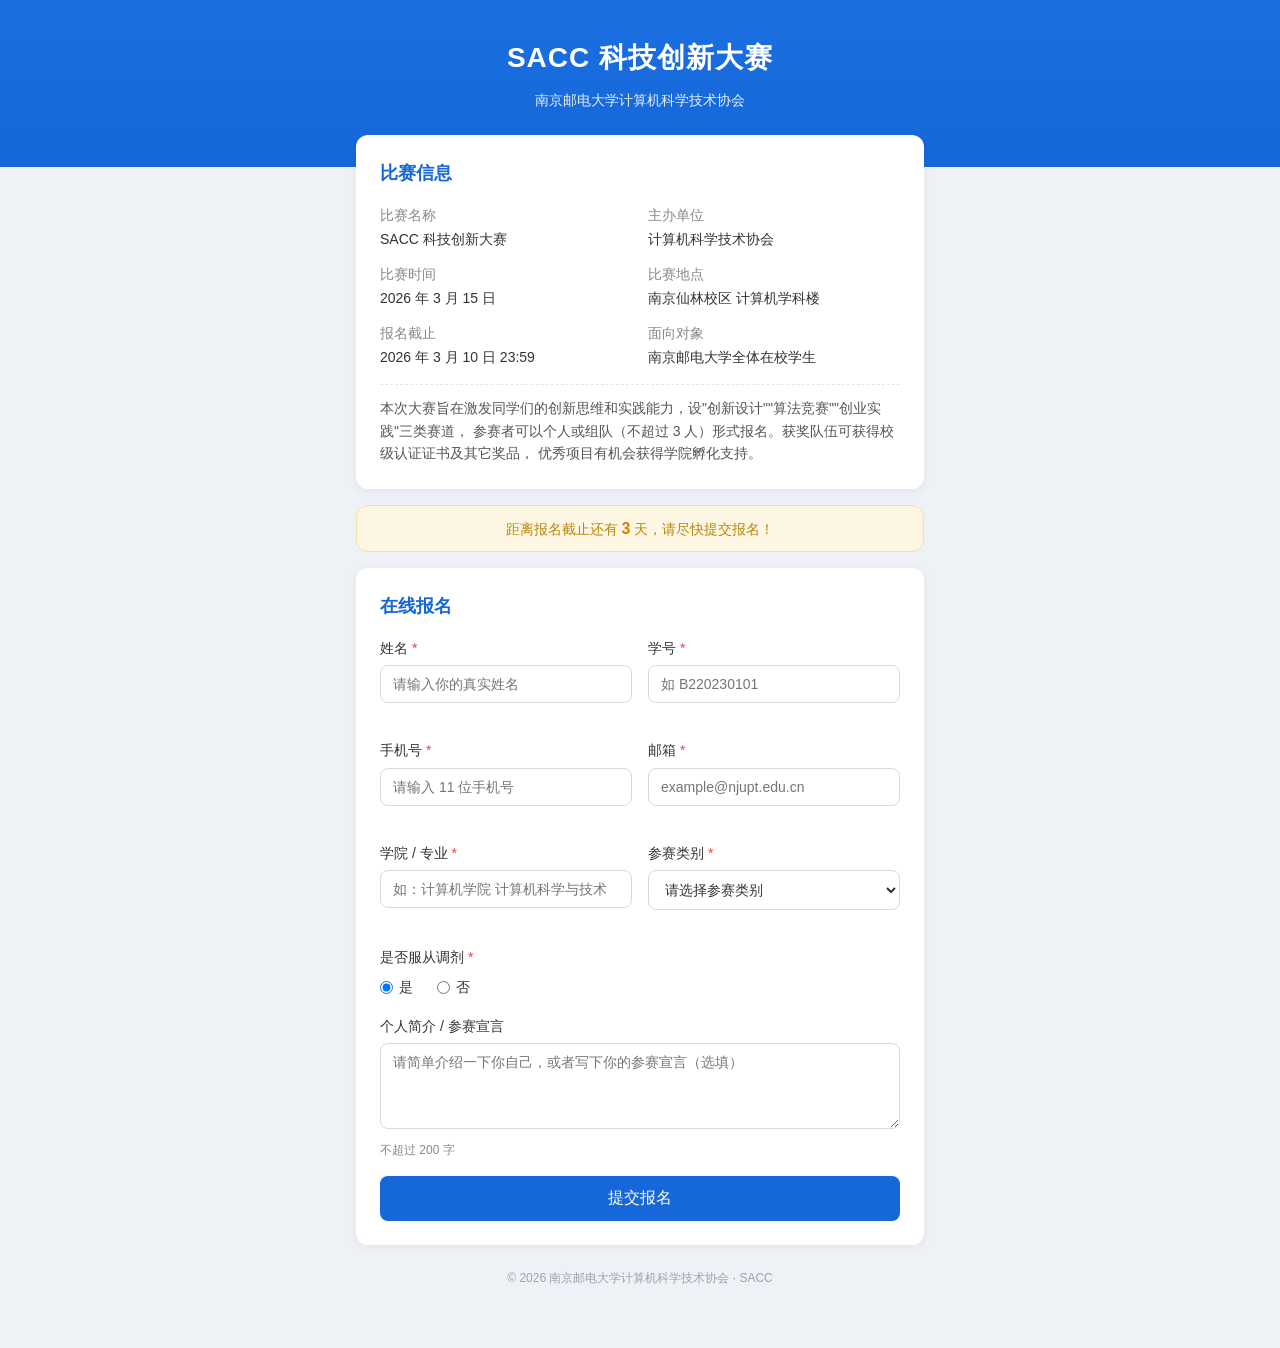
<file: index.html>
<!DOCTYPE html>
<!-- ============================================================
     SACC 科技创新大赛 · 报名页面
     作者：海
     说明：比赛信息展示 + 在线报名表单（含校验与提交反馈）
     结构：
       1. header    —— 顶部蓝色横幅（比赛名称 + 主办方）
       2. .info-card —— 比赛信息展示区
       3. .notice    —— 报名截止提醒横幅
       4. form       —— 报名表单区
     ============================================================ -->
<html lang="zh-CN">

<head>
  <meta charset="UTF-8">
  <!-- 响应式关键：让页面宽度跟随设备宽度，初始缩放为 1 -->
  <meta name="viewport" content="width=device-width, initial-scale=1.0">
  <title>SACC 科技创新大赛 - 在线报名</title>
  <!-- 引入自定义样式表 -->
  <link rel="stylesheet" href="style.css">
</head>

<body>

  <!-- ========== 顶部横幅：比赛名称与主办方 ========== -->
  <header class="banner">
    <h1 class="banner-title">SACC 科技创新大赛</h1>
    <p class="banner-sub">南京邮电大学计算机科学技术协会</p>
  </header>

  <!-- 页面主体：居中容器，最大宽度 600px，手机上自动撑满 -->
  <main class="container">

    <!-- ========== 1. 比赛信息展示区 ========== -->
    <section class="card info-card">
      <h2 class="card-title">比赛信息</h2>

      <!-- 两列信息表格：左边时间地点，右边主办单位等 -->
      <div class="info-grid">
        <div class="info-item">
          <span class="info-label">比赛名称</span>
          <span class="info-value">SACC 科技创新大赛</span>
        </div>
        <div class="info-item">
          <span class="info-label">主办单位</span>
          <span class="info-value">计算机科学技术协会</span>
        </div>
        <div class="info-item">
          <span class="info-label">比赛时间</span>
          <span class="info-value">2026 年 3 月 15 日</span>
        </div>
        <div class="info-item">
          <span class="info-label">比赛地点</span>
          <span class="info-value">南京仙林校区 计算机学科楼</span>
        </div>
        <div class="info-item">
          <span class="info-label">报名截止</span>
          <span class="info-value">2026 年 3 月 10 日 23:59</span>
        </div>
        <div class="info-item">
          <span class="info-label">面向对象</span>
          <span class="info-value">南京邮电大学全体在校学生</span>
        </div>
      </div>

      <!-- 比赛简介（2~3 句话） -->
      <p class="info-desc">
        本次大赛旨在激发同学们的创新思维和实践能力，设"创新设计""算法竞赛""创业实践"三类赛道，
        参赛者可以个人或组队（不超过 3 人）形式报名。获奖队伍可获得校级认证证书及其它奖品，
        优秀项目有机会获得学院孵化支持。
      </p>
    </section>

    <!-- ========== 报名截止提醒横幅 ========== -->
    <div class="notice" id="notice">
      距离报名截止还有 <strong>3</strong> 天，请尽快提交报名！
    </div>

    <!-- ========== 2. 报名表单区 ========== -->
    <section class="card form-card">
      <h2 class="card-title">在线报名</h2>

      <!-- novalidate：关闭浏览器默认校验气泡，统一用 JS 自定义提示 -->
      <form id="signup-form" novalidate>

        <!-- 姓名 / 学号（一行两列，手机上自动变单列） -->
        <div class="form-row">
          <div class="form-group">
            <label for="name">姓名 <span class="required">*</span></label>
            <!-- 文本输入：姓名 -->
            <input type="text" id="name" name="name" placeholder="请输入你的真实姓名">
            <!-- 错误提示占位符，由 JS 填充 -->
            <p class="error-msg" data-error-for="name"></p>
          </div>

          <div class="form-group">
            <label for="studentId">学号 <span class="required">*</span></label>
            <!-- 文本输入：学号（南邮规则：字母B + 8位数字） -->
            <!-- 注意：id 必须与 script.js 中 validators 的键名 studentId 一致 -->
            <input type="text" id="studentId" name="studentId" placeholder="如 B220230101">
            <p class="error-msg" data-error-for="studentId"></p>
          </div>
        </div>

        <!-- 手机号 / 邮箱 -->
        <div class="form-row">
          <div class="form-group">
            <label for="phone">手机号 <span class="required">*</span></label>
            <!-- tel 类型：手机上会弹出数字键盘 -->
            <input type="tel" id="phone" name="phone" maxlength="11" placeholder="请输入 11 位手机号">
            <p class="error-msg" data-error-for="phone"></p>
          </div>

          <div class="form-group">
            <label for="email">邮箱 <span class="required">*</span></label>
            <input type="email" id="email" name="email" placeholder="example@njupt.edu.cn">
            <p class="error-msg" data-error-for="email"></p>
          </div>
        </div>

        <!-- 学院/专业 / 参赛类别 -->
        <div class="form-row">
          <div class="form-group">
            <label for="college">学院 / 专业 <span class="required">*</span></label>
            <!-- 文本输入：学院与专业 -->
            <input type="text" id="college" name="college" placeholder="如：计算机学院 计算机科学与技术">
            <p class="error-msg" data-error-for="college"></p>
          </div>

          <div class="form-group">
            <label for="category">参赛类别 <span class="required">*</span></label>
            <!-- 下拉选择：至少 3 个赛道 -->
            <select id="category" name="category">
              <option value="" selected>请选择参赛类别</option>
              <option value="design">创新设计类</option>
              <option value="algorithm">算法竞赛类</option>
              <option value="startup">创业实践类</option>
            </select>
            <p class="error-msg" data-error-for="category"></p>
          </div>
        </div>

        <!-- 是否服从调剂（单选框） -->
        <div class="form-group">
          <label>是否服从调剂 <span class="required">*</span></label>
          <div class="radio-group">
            <label class="radio-label">
              <input type="radio" name="adjust" value="yes" checked> 是
            </label>
            <label class="radio-label">
              <input type="radio" name="adjust" value="no"> 否
            </label>
          </div>
        </div>

        <!-- 个人简介 / 参赛宣言（多行文本框，选填） -->
        <div class="form-group">
          <label for="intro">个人简介 / 参赛宣言</label>
          <textarea id="intro" name="intro" rows="4" maxlength="200"
            placeholder="请简单介绍一下你自己，或者写下你的参赛宣言（选填）"></textarea>
          <p class="hint">不超过 200 字</p>
        </div>

        <!-- 提交按钮 -->
        <button type="submit" class="submit-btn">提交报名</button>
      </form>
    </section>

    <!-- 页脚版权 -->
    <footer class="footer">
      © 2026 南京邮电大学计算机科学技术协会 · SACC
    </footer>
  </main>

  <!-- 引入表单校验脚本 -->
  <script src="script.js"></script>
</body>

</html>
</file>
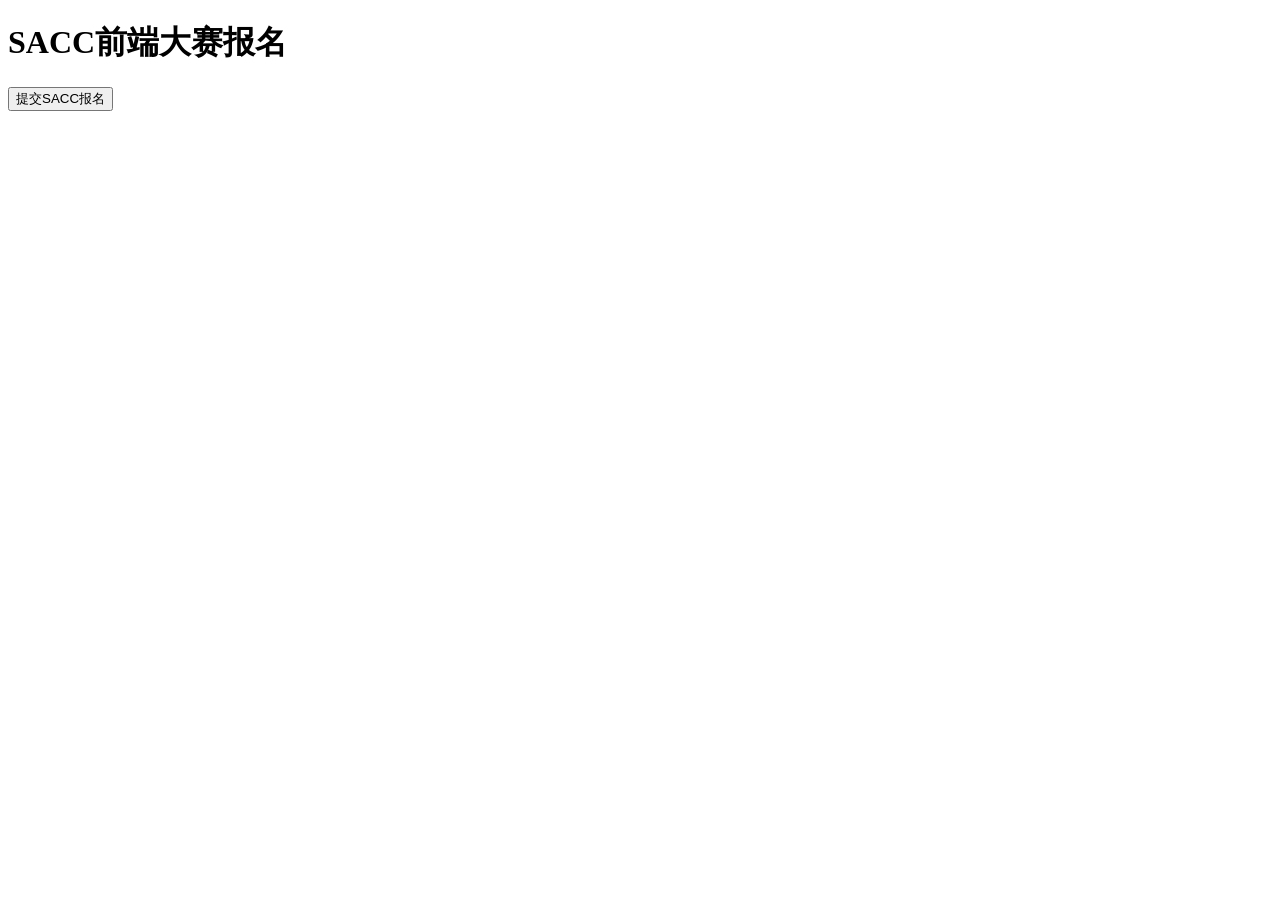
<file: CSS与Tailwind CSS/Tailwind CSS.html>
<!DOCTYPE html>
<html>
<head>
<meta charset="UTF-8">
<meta name="viewport" content="width=device-width, initial-scale=1.0">
</head>
<body>
    <h1 class="title">SACC前端大赛报名</h1>
    <button class="bg-blue-500 text-white py-2 px-4 rounded-md border-0">
    提交SACC报名
    </button>
</html>
</file>
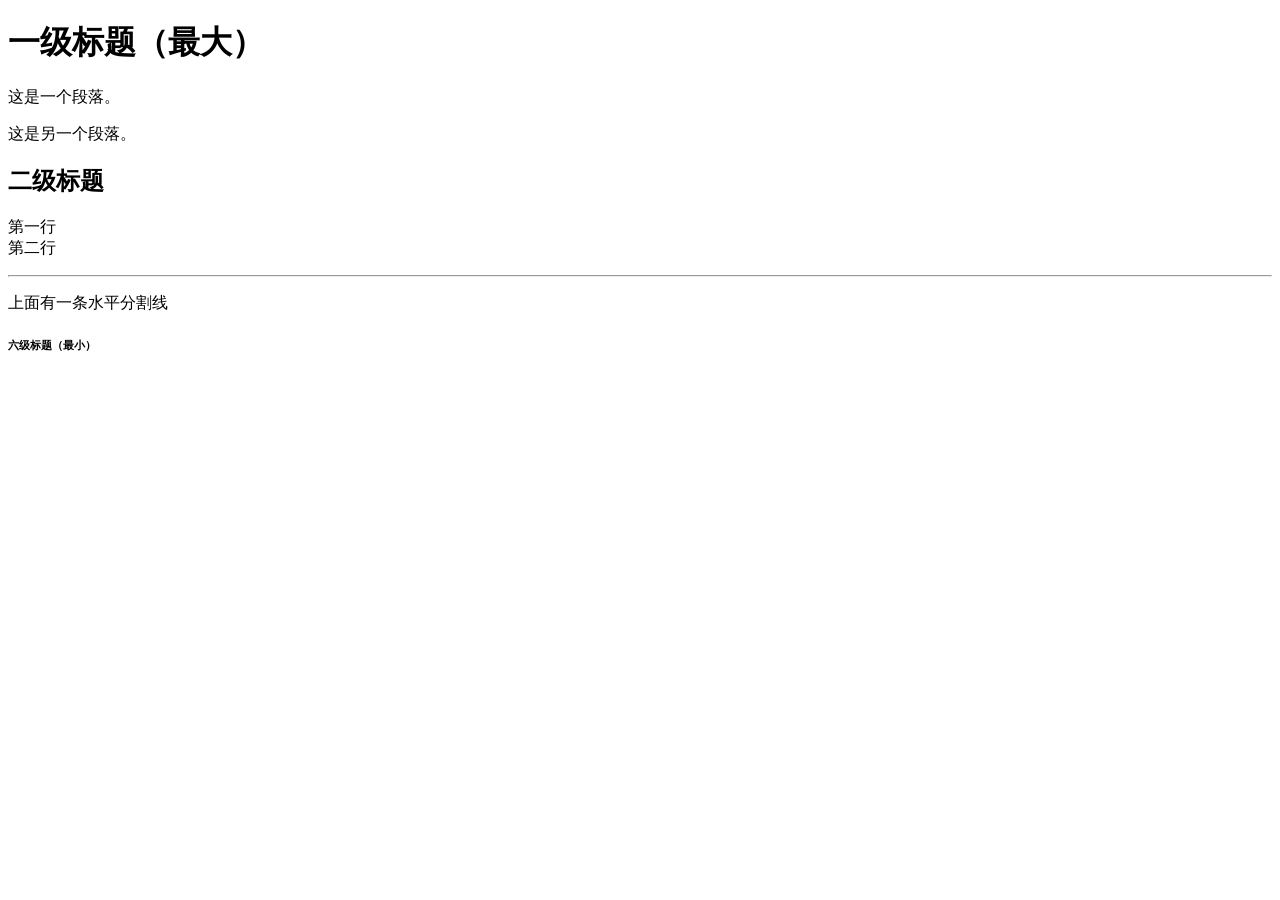
<file: HTML/html骨架搭建.html>
<!DOCTYPE html>
<!--lang属性标志了页面的语言-->
<html lang="zh-CN">
<head>
<meta charset="UTF-8">
<!--适配移动端-->
<meta name="viewport" content="width=device-width, initial-scale=1.0">
<!--title为网页标题-->
<title>我的第一个网页</title>
</head>
<body>
    <h1>一级标题（最大）</h1>
        <p>这是一个段落。</p>
        <p>这是另一个段落。</p>
    <h2>二级标题</h2>
        <p>第一行<br>第二行</p>
        <hr>
        <p>上面有一条水平分割线</p>
    <!-- ... -->
    <h6>六级标题（最小）</h6>
</body>
</html>
</file>
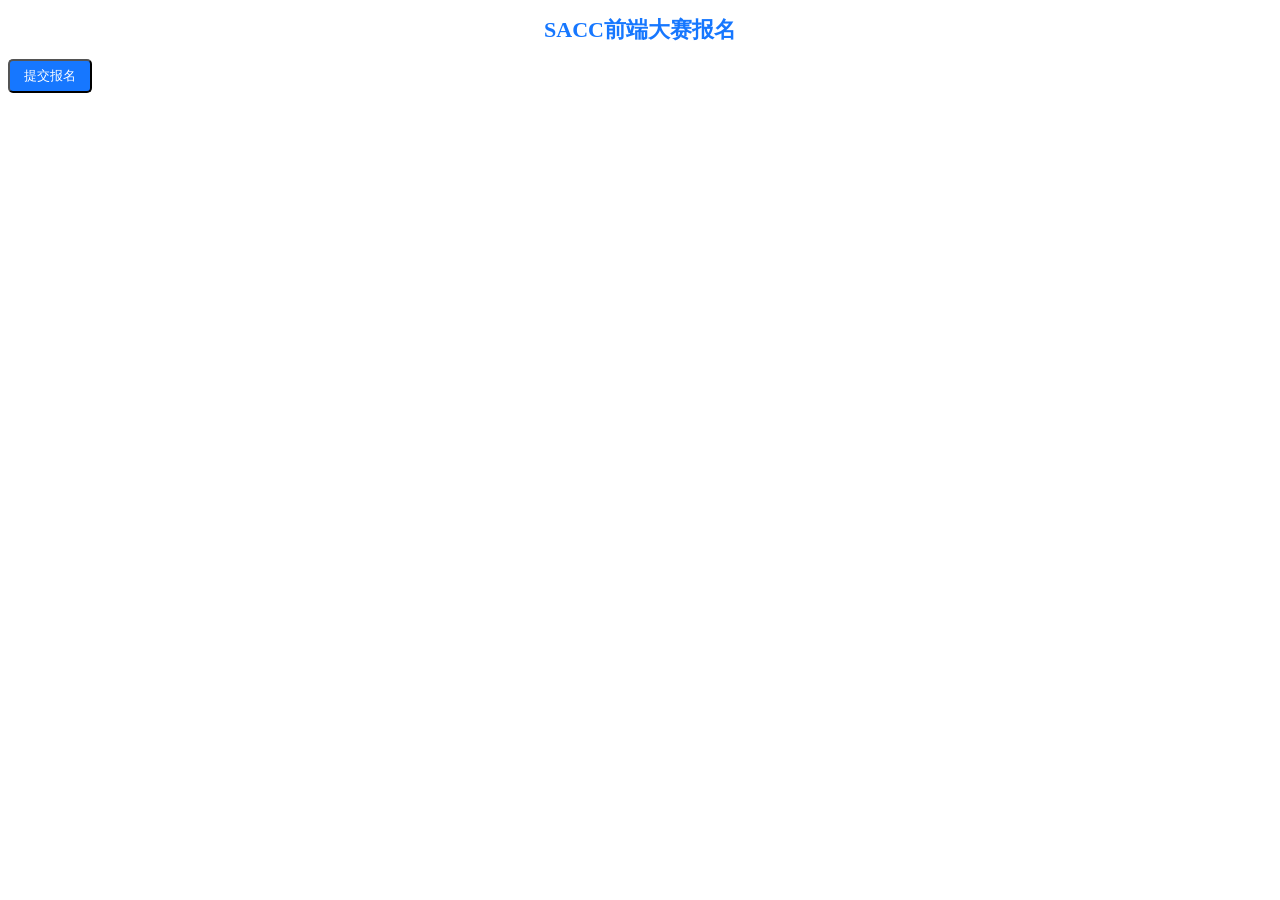
<file: CSS与Tailwind CSS/原生CSS/同文件收纳式.html>
<!DOCTYPE html>
<html>
<head>
    <style>
        /* 页面标题美化 */
        .title {
        color: #1677ff;
        text-align: center;
        font-size: 22px;
        }
        /* 提交按钮美化 */
        .submit-btn {
        background: #1677ff;
        color: white;
        padding: 6px 14px;
        border-radius: 5px;
        }
    </style>
    <meta charset="UTF-8">
    <meta name="viewport" content="width=device-width, initial-scale=1.0">
</head>
<body>
  <h1 class="title">SACC前端大赛报名</h1>
  <button class="submit-btn">提交报名</button>
</body>
</html>
</file>
<file: style.css>
/* ============================================================
   SACC 科技创新大赛 · 报名页面样式
   布局思路：
     - 整体采用居中卡片式布局（信息卡片 + 表单卡片）
     - 使用 flex + grid 实现响应式，窄屏自动变单列
     - 主色：科技蓝 #1667d9，浅灰背景 #eef1f5
   ============================================================ */

/* ---------- 全局重置与基础变量 ---------- */
:root {
  --primary: #1667d9;        /* 主题蓝 */
  --primary-dark: #0f4fae;   /* 深蓝（悬停态） */
  --bg: #eef1f5;             /* 页面背景浅灰 */
  --text: #333;              /* 正文颜色 */
  --text-light: #888;        /* 次要文字 */
  --error: #e5484d;          /* 错误提示红 */
  --radius: 12px;            /* 卡片圆角 */
  --shadow: 0 2px 10px rgba(0, 0, 0, 0.06); /* 卡片阴影 */
}

/* 清除浏览器默认边距，统一盒模型 */
* {
  margin: 0;
  padding: 0;
  box-sizing: border-box;
}

body {
  font-family: "PingFang SC", "Microsoft YaHei", "Helvetica Neue", sans-serif;
  background: var(--bg);
  color: var(--text);
  line-height: 1.6;
}

/* ---------- 顶部蓝色横幅 ---------- */
.banner {
  background: linear-gradient(180deg, #1a6fe0, #1667d9);
  color: #fff;
  text-align: center;
  padding: 36px 16px 56px; /* 底部留大间距，让卡片叠上来 */
}

.banner-title {
  font-size: 28px;
  letter-spacing: 1px;
}

.banner-sub {
  margin-top: 8px;
  font-size: 14px;
  opacity: 0.9;
}

/* ---------- 主体容器：居中 + 限宽 ---------- */
.container {
  max-width: 600px;
  margin: -32px auto 0; /* 负 margin 让卡片叠在横幅上，形成层叠效果 */
  padding: 0 16px 40px;
}

/* ---------- 通用卡片样式 ---------- */
.card {
  background: #fff;
  border-radius: var(--radius);
  box-shadow: var(--shadow);
  padding: 24px;
  margin-bottom: 16px;
}

.card-title {
  font-size: 18px;
  color: var(--primary);
  margin-bottom: 16px;
}

/* ---------- 比赛信息展示区 ---------- */
/* 两列网格：每项由「灰色标签 + 黑色内容」组成 */
.info-grid {
  display: grid;
  grid-template-columns: 1fr 1fr; /* 手机/窄屏也保持两列，内容简短不会溢出 */
  gap: 12px 16px;
}

.info-item {
  display: flex;
  flex-direction: column;
  font-size: 14px;
}

.info-label {
  color: var(--text-light);
  margin-bottom: 2px;
}

.info-value {
  color: var(--text);
  word-break: break-all; /* 长文本自动换行，避免溢出 */
}

.info-desc {
  margin-top: 16px;
  font-size: 14px;
  color: #555;
  border-top: 1px dashed #e3e6ea; /* 与上方信息分隔 */
  padding-top: 12px;
}

/* ---------- 报名截止提醒横幅 ---------- */
.notice {
  background: #fdf6e3;         /* 淡黄底 */
  border: 1px solid #f5e1a4;
  border-radius: var(--radius);
  color: #b8860b;
  text-align: center;
  font-size: 14px;
  padding: 10px 16px;
  margin-bottom: 16px;
}

.notice strong {
  color: #e07b00;
  font-size: 16px;
}

/* ---------- 表单样式 ---------- */
/* 两列行：桌面并排，窄屏自动换行为单列 */
.form-row {
  display: flex;
  gap: 16px;
  flex-wrap: wrap; /* 关键：空间不足时换行，避免挤压重叠 */
}

.form-row .form-group {
  flex: 1 1 220px; /* 每列最小 220px，小屏自动独占一行 */
}

.form-group {
  margin-bottom: 16px;
}

.form-group > label {
  display: block;
  font-size: 14px;
  margin-bottom: 6px;
}

/* 必填星号：红色 */
.required {
  color: var(--error);
}

/* 输入框 / 下拉框 / 文本域统一外观 */
input[type="text"],
input[type="tel"],
input[type="email"],
select,
textarea {
  width: 100%;               /* 撑满父容器，不溢出 */
  padding: 10px 12px;
  font-size: 14px;
  border: 1px solid #d5dae1;
  border-radius: 8px;
  background: #fff;
  color: var(--text);
  outline: none;
  transition: border-color 0.2s, box-shadow 0.2s;
}

/* 聚焦高亮 */
input:focus,
select:focus,
textarea:focus {
  border-color: var(--primary);
  box-shadow: 0 0 0 3px rgba(22, 103, 217, 0.12);
}

/* 校验失败时的红色边框（由 JS 添加 .invalid 类） */
.invalid {
  border-color: var(--error) !important;
}

/* 校验通过时的绿色边框 */
.valid {
  border-color: #34a853;
}

/* 错误提示文字 */
.error-msg {
  color: var(--error);
  font-size: 12px;
  margin-top: 4px;
  min-height: 16px; /* 预留高度，避免出现提示时布局跳动 */
}

/* 辅助说明文字（如字数限制） */
.hint {
  color: var(--text-light);
  font-size: 12px;
  margin-top: 4px;
}

/* 单选框组：横向排列 */
.radio-group {
  display: flex;
  gap: 24px;
  padding-top: 2px;
}

.radio-label {
  font-size: 14px;
  display: flex;
  align-items: center;
  gap: 6px;
  cursor: pointer;
}

textarea {
  resize: vertical; /* 只允许纵向拉伸，避免破坏布局 */
}

/* ---------- 提交按钮 ---------- */
.submit-btn {
  width: 100%;
  background: var(--primary);
  color: #fff;
  font-size: 16px;
  border: none;
  border-radius: 8px;
  padding: 12px;
  cursor: pointer;
  transition: background 0.2s;
}

.submit-btn:hover {
  background: var(--primary-dark);
}

.submit-btn:active {
  transform: scale(0.99); /* 轻微按压反馈 */
}

/* ---------- 成功提示弹窗（遮罩 + 弹窗） ---------- */
.modal-mask {
  position: fixed;
  inset: 0; /* 铺满全屏 */
  background: rgba(0, 0, 0, 0.45);
  display: flex;
  align-items: center;
  justify-content: center;
  z-index: 999;
  animation: fadeIn 0.25s ease;
}

.modal {
  background: #fff;
  border-radius: 14px;
  padding: 32px 28px;
  width: min(85vw, 340px); /* 手机上不超过 85% 宽度 */
  text-align: center;
  animation: popIn 0.25s ease;
}

.modal-icon {
  width: 56px;
  height: 56px;
  line-height: 56px;
  margin: 0 auto 12px;
  border-radius: 50%;
  background: #e8f5ec;
  color: #34a853;
  font-size: 28px;
}

.modal h3 {
  font-size: 18px;
  margin-bottom: 8px;
}

.modal p {
  font-size: 14px;
  color: #666;
  margin-bottom: 20px;
  word-break: break-all;
}

.modal button {
  background: var(--primary);
  color: #fff;
  border: none;
  border-radius: 8px;
  padding: 10px 36px;
  font-size: 14px;
  cursor: pointer;
}

/* 弹窗动画：淡入 + 轻微放大 */
@keyframes fadeIn {
  from { opacity: 0; }
  to   { opacity: 1; }
}

@keyframes popIn {
  from { transform: scale(0.9); opacity: 0; }
  to   { transform: scale(1); opacity: 1; }
}

/* ---------- 页脚 ---------- */
.footer {
  text-align: center;
  font-size: 12px;
  color: #9aa3ad;
  padding: 8px 0 20px;
}

/* ============================================================
   响应式适配：手机（宽度 ≤ 480px）
   ------------------------------------------------------------
   - 横幅标题缩小
   - 信息网格保持两列但间距缩小
   - 表单两列布局换行为单列（由 flex-wrap 自动完成）
   - 保证字号 ≥ 14px，避免手机上字体过小
   ============================================================ */
@media (max-width: 480px) {
  .banner {
    padding: 28px 16px 48px;
  }

  .banner-title {
    font-size: 22px;
  }

  .card {
    padding: 18px 16px; /* 手机上减小内边距，留出更多内容空间 */
  }

  .info-grid {
    gap: 10px 12px;
  }

  /* 单列布局 */
  .form-row {
    flex-direction: column;
    gap: 0;
  }

  /* 手机上禁用 textarea 拉伸，防止误操作破坏布局 */
  textarea {
    resize: none;
  }
}
</file>
